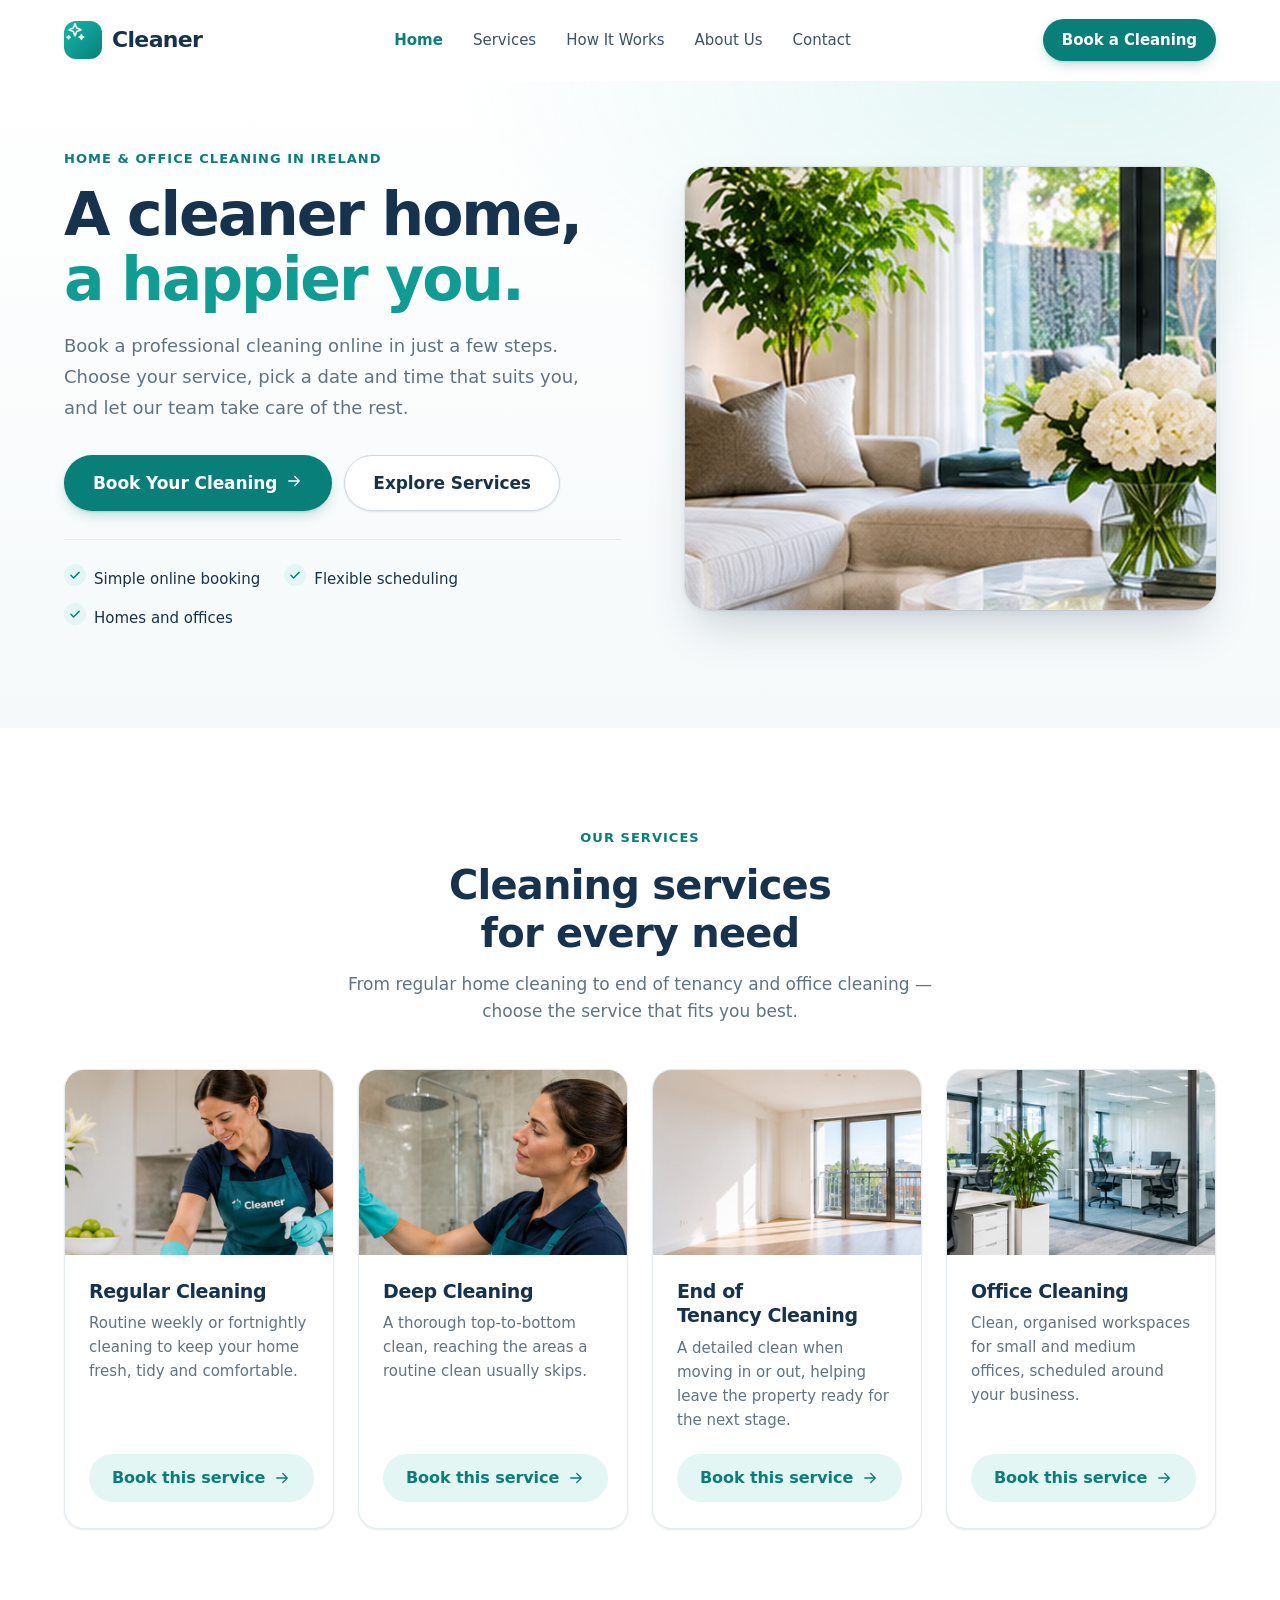
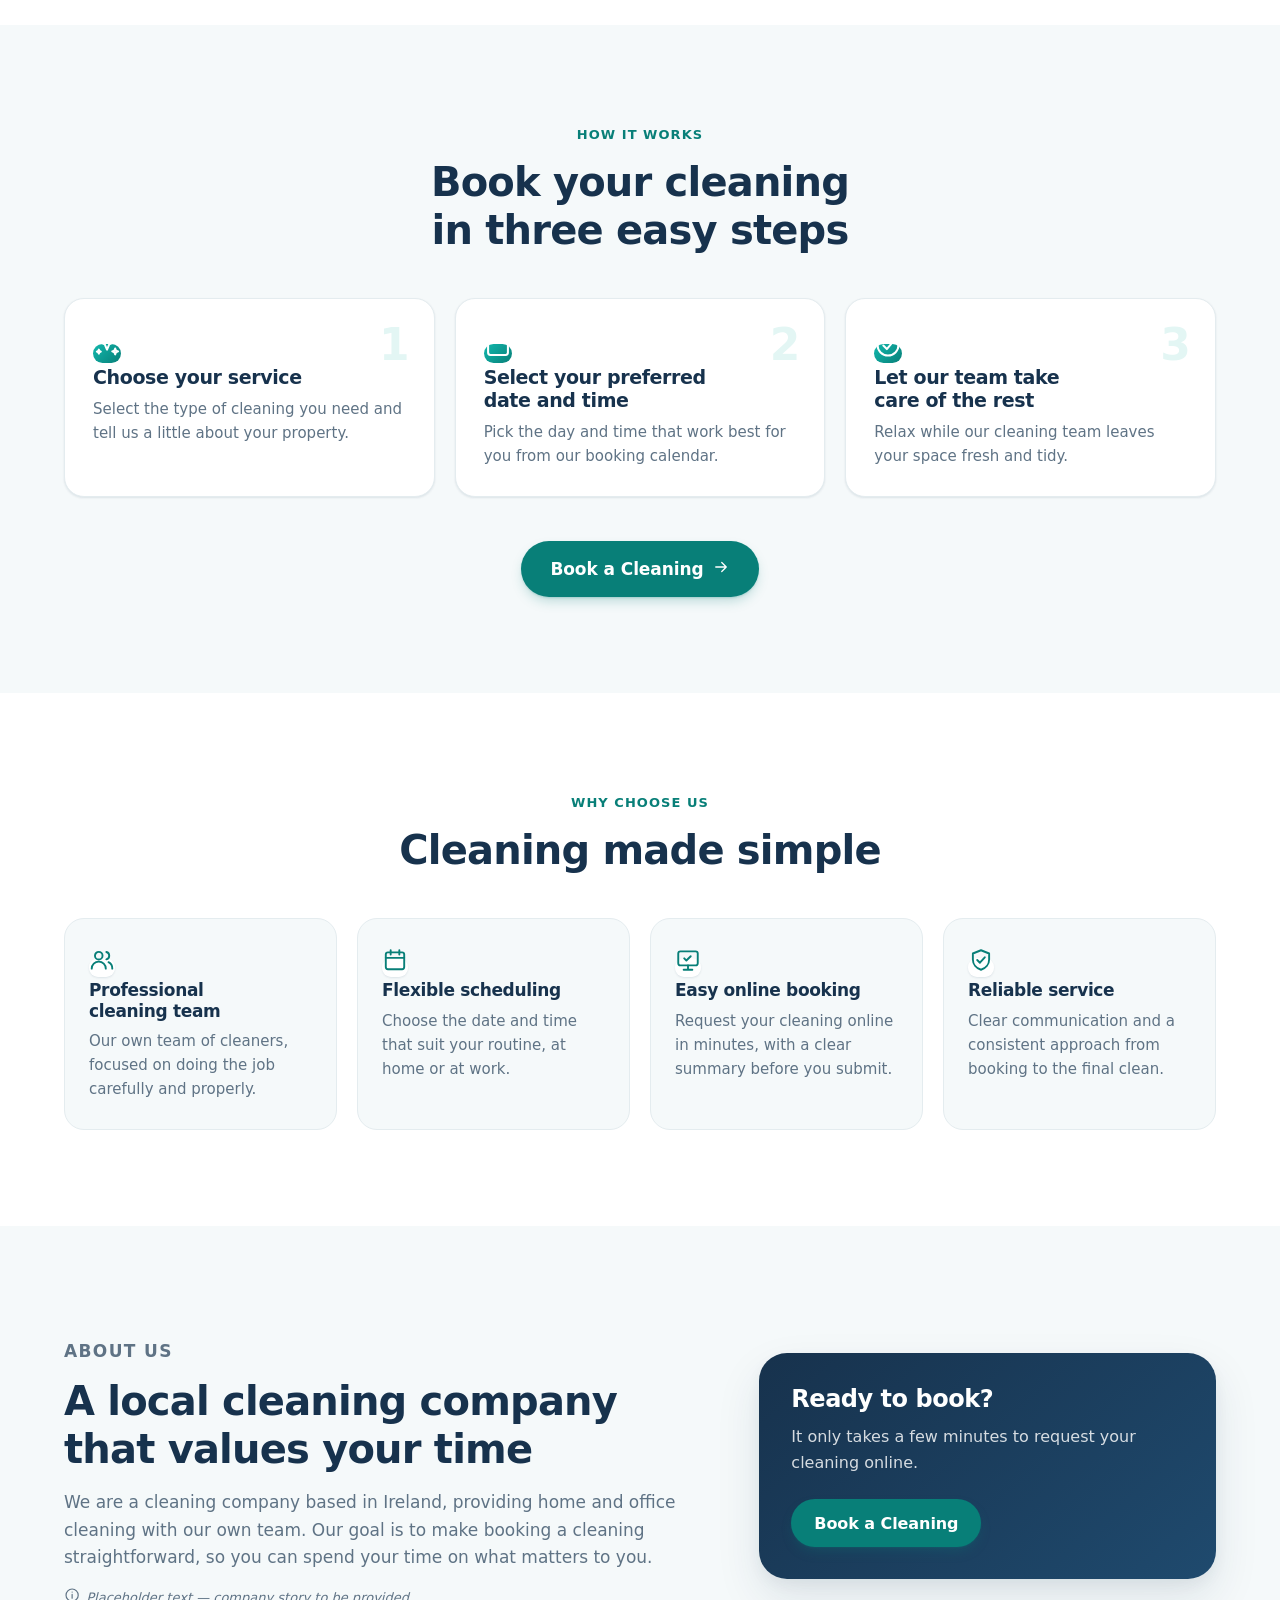
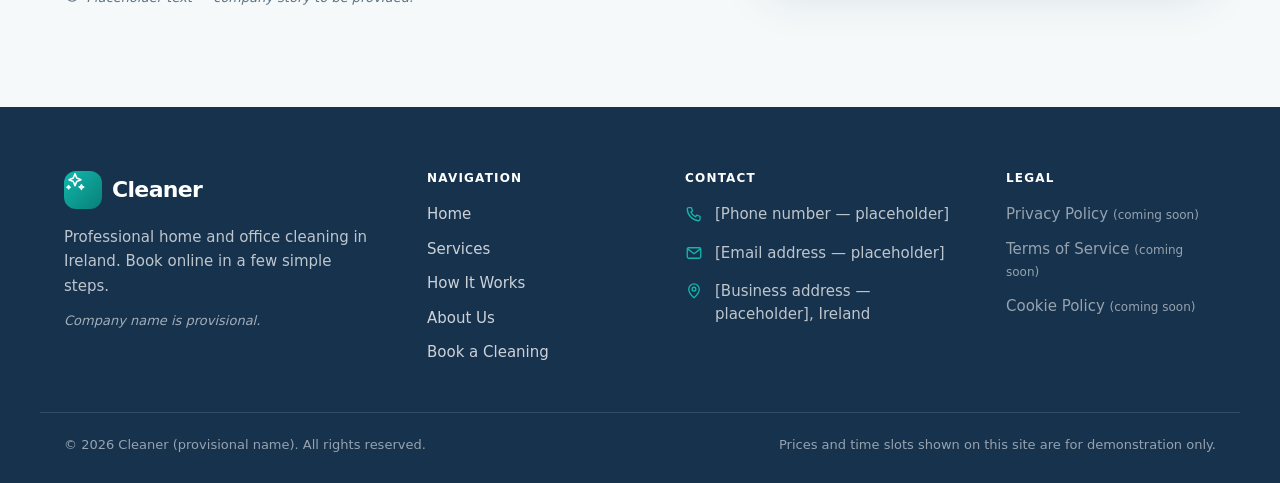
<file: index.html>
<!DOCTYPE html>
<html lang="en-IE">
<head>
  <meta charset="UTF-8">
  <meta name="viewport" content="width=device-width, initial-scale=1">
  <title>Cleaner — Professional Home &amp; Office Cleaning in Ireland</title>
  <meta name="description" content="Book a professional home or office cleaning online in a few simple steps.">
  <meta name="theme-color" content="#12B8AD">
  <link rel="icon" href="data:image/svg+xml,%3Csvg xmlns='http://www.w3.org/2000/svg' viewBox='0 0 32 32'%3E%3Crect width='32' height='32' rx='9' fill='%2312B8AD'/%3E%3Cpath d='M16 7l2.3 5.7L24 15l-5.7 2.3L16 23l-2.3-5.7L8 15l5.7-2.3z' fill='white'/%3E%3C/svg%3E">
  <script>document.documentElement.classList.add('js');</script>
  <link rel="stylesheet" href="css/style.css">
</head>
<body>
  <a class="skip-link" href="#main">Skip to main content</a>

  <!-- ============ HEADER ============ -->
  <header class="site-header" id="site-header">
    <div class="container site-header__inner">
      <a class="logo" href="#home" aria-label="Cleaner — home">
        <span class="logo__mark" data-icon="sparkles"></span>
        <span class="logo__text">Cleaner</span>
      </a>

      <nav class="main-nav" id="main-nav" aria-label="Main">
        <ul class="main-nav__list">
          <li><a class="main-nav__link" href="#home">Home</a></li>
          <li><a class="main-nav__link" href="#services">Services</a></li>
          <li><a class="main-nav__link" href="#how-it-works">How It Works</a></li>
          <li><a class="main-nav__link" href="#about">About Us</a></li>
          <li><a class="main-nav__link" href="#contact">Contact</a></li>
        </ul>
        <a class="btn btn--primary main-nav__cta-mobile" href="#book">Book a Cleaning</a>
      </nav>

      <div class="site-header__actions">
        <a class="btn btn--primary btn--sm site-header__cta" href="#book">Book a Cleaning</a>
        <button class="menu-toggle" id="menu-toggle" type="button" aria-expanded="false" aria-controls="main-nav">
          <span class="menu-toggle__open" data-icon="menu"></span>
          <span class="menu-toggle__close" data-icon="close"></span>
          <span class="visually-hidden">Menu</span>
        </button>
      </div>
    </div>
  </header>

  <main id="main" tabindex="-1">
    <!-- ============ HOME VIEW ============ -->
    <div class="view" id="view-home" data-view="home">

      <!-- Hero -->
      <section class="hero" id="home" aria-labelledby="hero-title">
        <div class="container hero__inner">
          <div class="hero__content">
            <p class="eyebrow">Home &amp; office cleaning in Ireland</p>
            <h1 class="hero__title" id="hero-title">A cleaner home, <span class="text-accent">a happier you.</span></h1>
            <p class="hero__subtitle">
              Book a professional cleaning online in just a few steps. Choose your service, pick a date
              and time that suits you, and let our team take care of the rest.
            </p>
            <div class="hero__actions">
              <a class="btn btn--primary btn--lg" href="#book">
                Book Your Cleaning <span data-icon="arrowRight"></span>
              </a>
              <a class="btn btn--outline btn--lg" href="#services">Explore Services</a>
            </div>
            <ul class="hero__points">
              <li><span data-icon="check"></span> Simple online booking</li>
              <li><span data-icon="check"></span> Flexible scheduling</li>
              <li><span data-icon="check"></span> Homes and offices</li>
            </ul>
          </div>

          <div class="hero__visual">
            <div class="media media--hero">
              <img src="assets/images/hero.jpg" alt="Bright, modern and spotless living room with natural light" width="1200" height="1000" fetchpriority="high">
              <div class="media__placeholder" aria-hidden="true">
                <span class="media__icon" data-icon="house"></span>
                <span class="media__badge"><span data-icon="image"></span> Photo coming soon</span>
              </div>
            </div>
          </div>
        </div>
      </section>

      <!-- Services -->
      <section class="section" id="services" aria-labelledby="services-title">
        <div class="container">
          <div class="section__header">
            <p class="eyebrow">Our services</p>
            <h2 class="section__title" id="services-title">Cleaning services for every need</h2>
            <p class="section__lead">From regular home cleaning to end of tenancy and office cleaning — choose the service that fits you best.</p>
          </div>
          <div class="services-grid" id="services-grid">
            <!-- Rendered from CleanerApp.data.SERVICES by app.js -->
          </div>
        </div>
      </section>

      <!-- How it works -->
      <section class="section section--alt" id="how-it-works" aria-labelledby="how-title">
        <div class="container">
          <div class="section__header">
            <p class="eyebrow">How it works</p>
            <h2 class="section__title" id="how-title">Book your cleaning in three easy steps</h2>
          </div>
          <ol class="steps">
            <li class="step-card">
              <span class="step-card__number" aria-hidden="true">1</span>
              <span class="step-card__icon" data-icon="sparkles"></span>
              <h3 class="step-card__title">Choose your service</h3>
              <p>Select the type of cleaning you need and tell us a little about your property.</p>
            </li>
            <li class="step-card">
              <span class="step-card__number" aria-hidden="true">2</span>
              <span class="step-card__icon" data-icon="calendar"></span>
              <h3 class="step-card__title">Select your preferred date and time</h3>
              <p>Pick the day and time that work best for you from our booking calendar.</p>
            </li>
            <li class="step-card">
              <span class="step-card__number" aria-hidden="true">3</span>
              <span class="step-card__icon" data-icon="checkCircle"></span>
              <h3 class="step-card__title">Let our team take care of the rest</h3>
              <p>Relax while our cleaning team leaves your space fresh and tidy.</p>
            </li>
          </ol>
          <div class="section__cta">
            <a class="btn btn--primary btn--lg" href="#book">Book a Cleaning <span data-icon="arrowRight"></span></a>
          </div>
        </div>
      </section>

      <!-- Why choose us -->
      <section class="section" id="why-us" aria-labelledby="why-title">
        <div class="container">
          <div class="section__header">
            <p class="eyebrow">Why choose us</p>
            <h2 class="section__title" id="why-title">Cleaning made simple</h2>
          </div>
          <div class="features-grid">
            <article class="feature">
              <span class="feature__icon" data-icon="users"></span>
              <h3 class="feature__title">Professional cleaning team</h3>
              <p>Our own team of cleaners, focused on doing the job carefully and properly.</p>
            </article>
            <article class="feature">
              <span class="feature__icon" data-icon="calendar"></span>
              <h3 class="feature__title">Flexible scheduling</h3>
              <p>Choose the date and time that suit your routine, at home or at work.</p>
            </article>
            <article class="feature">
              <span class="feature__icon" data-icon="cursorClick"></span>
              <h3 class="feature__title">Easy online booking</h3>
              <p>Request your cleaning online in minutes, with a clear summary before you submit.</p>
            </article>
            <article class="feature">
              <span class="feature__icon" data-icon="shield"></span>
              <h3 class="feature__title">Reliable service</h3>
              <p>Clear communication and a consistent approach from booking to the final clean.</p>
            </article>
          </div>
        </div>
      </section>

      <!-- About -->
      <section class="section section--alt" id="about" aria-labelledby="about-title">
        <div class="container about">
          <div class="about__content">
            <p class="eyebrow">About us</p>
            <h2 class="section__title" id="about-title">A local cleaning company that values your time</h2>
            <p>
              We are a cleaning company based in Ireland, providing home and office cleaning with our own team.
              Our goal is to make booking a cleaning straightforward, so you can spend your time on what matters to you.
            </p>
            <p class="placeholder-note"><span data-icon="info"></span> Placeholder text — company story to be provided.</p>
          </div>
          <div class="about__card">
            <h3>Ready to book?</h3>
            <p>It only takes a few minutes to request your cleaning online.</p>
            <a class="btn btn--primary" href="#book">Book a Cleaning</a>
          </div>
        </div>
      </section>
    </div>

    <!-- ============ BOOKING VIEW ============ -->
    <div class="view" id="view-booking" data-view="booking" hidden>
      <section class="booking" aria-labelledby="booking-title">
        <div class="container">
          <div class="booking__header">
            <a class="link-back" href="#home"><span data-icon="arrowLeft"></span> Back to home</a>
            <h1 class="booking__title" id="booking-title">Book a cleaning</h1>
            <p class="booking__lead">Tell us what you need and choose a date and time. It only takes a few minutes.</p>
            <p class="demo-banner"><span data-icon="info"></span> Demo version — no real booking will be created and no data is sent.</p>
          </div>

          <div id="booking-flow">
            <nav class="progress" aria-label="Booking progress">
              <div class="progress__bar" aria-hidden="true"><span class="progress__fill" id="progress-fill"></span></div>
              <ol class="progress__list" id="booking-progress">
                <!-- Rendered by booking.js -->
              </ol>
            </nav>

            <div class="booking__layout">
              <div class="booking__main card">
                <div class="alert alert--error" id="booking-error" role="alert" tabindex="-1" hidden></div>
                <form id="booking-form" novalidate>
                  <div id="booking-step">
                    <!-- Current step rendered by booking.js -->
                  </div>
                  <div class="booking__nav">
                    <button type="button" class="btn btn--ghost" id="booking-back"><span data-icon="arrowLeft"></span> Back</button>
                    <button type="submit" class="btn btn--primary" id="booking-next">Continue <span data-icon="arrowRight"></span></button>
                  </div>
                </form>
              </div>

              <aside class="booking__aside" aria-label="Booking summary">
                <details class="summary-card" id="summary-card" open>
                  <summary class="summary-card__header">
                    <span class="summary-card__title">Booking summary</span>
                    <span class="summary-card__total" id="summary-total"></span>
                  </summary>
                  <div class="summary-card__body" id="booking-summary" aria-live="polite">
                    <!-- Rendered by booking.js -->
                  </div>
                </details>
              </aside>
            </div>
          </div>

          <div id="booking-confirmation" hidden>
            <!-- Rendered by booking.js after the simulated submission -->
          </div>
        </div>
      </section>
    </div>
  </main>

  <!-- ============ FOOTER ============ -->
  <footer class="site-footer" id="contact">
    <div class="container site-footer__grid">
      <div class="site-footer__brand">
        <a class="logo logo--light" href="#home">
          <span class="logo__mark" data-icon="sparkles"></span>
          <span class="logo__text">Cleaner</span>
        </a>
        <p>Professional home and office cleaning in Ireland. Book online in a few simple steps.</p>
        <p class="placeholder-note placeholder-note--light">Company name is provisional.</p>
      </div>

      <nav class="site-footer__col" aria-label="Footer">
        <h2 class="site-footer__heading">Navigation</h2>
        <ul>
          <li><a href="#home">Home</a></li>
          <li><a href="#services">Services</a></li>
          <li><a href="#how-it-works">How It Works</a></li>
          <li><a href="#about">About Us</a></li>
          <li><a href="#book">Book a Cleaning</a></li>
        </ul>
      </nav>

      <div class="site-footer__col">
        <h2 class="site-footer__heading">Contact</h2>
        <ul class="contact-list">
          <li><span data-icon="phone"></span> [Phone number — placeholder]</li>
          <li><span data-icon="mail"></span> [Email address — placeholder]</li>
          <li><span data-icon="mapPin"></span> [Business address — placeholder], Ireland</li>
        </ul>
      </div>

      <div class="site-footer__col">
        <h2 class="site-footer__heading">Legal</h2>
        <ul>
          <li><span class="link-disabled">Privacy Policy <small>(coming soon)</small></span></li>
          <li><span class="link-disabled">Terms of Service <small>(coming soon)</small></span></li>
          <li><span class="link-disabled">Cookie Policy <small>(coming soon)</small></span></li>
        </ul>
      </div>
    </div>
    <div class="container site-footer__bottom">
      <p>&copy; <span id="current-year">2026</span> Cleaner (provisional name). All rights reserved.</p>
      <p>Prices and time slots shown on this site are for demonstration only.</p>
    </div>
  </footer>

  <script src="js/data.js" defer></script>
  <script src="js/ui.js" defer></script>
  <script src="js/booking.js" defer></script>
  <script src="js/app.js" defer></script>
</body>
</html>
</file>
<file: css/style.css>
/* ==========================================================
   Cleaner App 2.0 — styles
   1. Tokens & reset
   2. Base & utilities
   3. Buttons, badges, alerts
   4. Header & navigation
   5. Home sections
   6. Media placeholders
   7. Footer
   8. Booking flow
   9. Responsive
   ========================================================== */

/* ---------- 1. Tokens & reset ---------- */
:root {
  --color-primary: #12B8AD;          /* brand turquoise: accents, icons, selection */
  --color-primary-strong: #087F78;   /* accessible teal for text & button backgrounds (AA on white) */
  --color-primary-hover: #066A64;
  --color-primary-large: #0E9C93;    /* accent for large headings (AA large text) */
  --color-primary-soft: #E3F6F4;
  --color-primary-softer: #F0FAF9;
  --color-heading: #17324D;
  --color-text: #3D5266;
  --color-muted: #5F7385;
  --color-bg: #FFFFFF;
  --color-bg-alt: #F5F9FA;
  --color-border: #E4ECEF;
  --color-border-strong: #CBD8DE;
  --color-error: #C0392B;
  --color-error-bg: #FDF1EF;
  --color-demo: #8A5A00;
  --color-demo-bg: #FFF7E6;
  --color-demo-border: #F5DFAE;

  --font-sans: "Inter", system-ui, -apple-system, "Segoe UI", Roboto, "Helvetica Neue", Arial, sans-serif;

  --radius-sm: 10px;
  --radius-md: 14px;
  --radius-lg: 20px;
  --radius-xl: 28px;
  --radius-pill: 999px;

  --shadow-sm: 0 1px 2px rgba(23, 50, 77, 0.06), 0 1px 3px rgba(23, 50, 77, 0.05);
  --shadow-md: 0 6px 18px rgba(23, 50, 77, 0.07), 0 2px 6px rgba(23, 50, 77, 0.04);
  --shadow-lg: 0 20px 45px rgba(23, 50, 77, 0.10), 0 6px 14px rgba(23, 50, 77, 0.05);
  --shadow-hover: 0 14px 32px rgba(23, 50, 77, 0.09), 0 3px 8px rgba(23, 50, 77, 0.05);
  --shadow-photo: 0 24px 48px -12px rgba(23, 50, 77, 0.22), 0 2px 6px rgba(23, 50, 77, 0.06);
  --focus-ring: 0 0 0 3px #FFFFFF, 0 0 0 5px var(--color-primary-strong);
  --halo: 0 0 0 4px rgba(18, 184, 173, 0.16);
  --ease-out: cubic-bezier(0.2, 0.7, 0.2, 1);

  --header-height: 72px;
  --container: 1200px;
  --gutter: 20px;
  --transition: 180ms ease;
}

*,
*::before,
*::after { box-sizing: border-box; }

html {
  scroll-behavior: smooth;
  -webkit-text-size-adjust: 100%;
}

body {
  margin: 0;
  font-family: var(--font-sans);
  font-size: 16px;
  line-height: 1.6;
  color: var(--color-text);
  background: var(--color-bg);
  -webkit-font-smoothing: antialiased;
}

body.menu-open { overflow: hidden; }

h1, h2, h3, h4 {
  margin: 0;
  color: var(--color-heading);
  line-height: 1.2;
  letter-spacing: -0.02em;
  text-wrap: balance;
}

p { margin: 0; }
ul, ol { margin: 0; padding: 0; list-style: none; }
img { display: block; max-width: 100%; height: auto; }
a { color: var(--color-primary-strong); }
button, input, textarea, select { font: inherit; color: inherit; }
button { cursor: pointer; }
fieldset { margin: 0; padding: 0; border: 0; min-width: 0; }
abbr[title] { text-decoration: none; }
[hidden] { display: none !important; }

:focus-visible {
  outline: none;
  box-shadow: var(--focus-ring);
  border-radius: 6px;
}

[id] { scroll-margin-top: calc(var(--header-height) + 16px); }

/* ---------- 2. Base & utilities ---------- */
.container {
  width: 100%;
  max-width: var(--container);
  margin: 0 auto;
  padding: 0 var(--gutter);
}

.visually-hidden {
  position: absolute !important;
  width: 1px;
  height: 1px;
  padding: 0;
  margin: -1px;
  overflow: hidden;
  clip: rect(0, 0, 0, 0);
  white-space: nowrap;
  border: 0;
}

.skip-link {
  position: absolute;
  top: -100px;
  left: 16px;
  z-index: 200;
  padding: 12px 18px;
  background: var(--color-heading);
  color: #FFFFFF;
  border-radius: var(--radius-sm);
  font-weight: 600;
  text-decoration: none;
}
.skip-link:focus { top: 12px; }

main:focus { outline: none; }

.icon {
  width: 1.25em;
  height: 1.25em;
  flex-shrink: 0;
}

[data-icon], .media__icon, .choice-card__icon, .summary-row__icon { display: inline-flex; }

.eyebrow {
  display: inline-block;
  margin-bottom: 12px;
  font-size: 0.8125rem;
  font-weight: 700;
  letter-spacing: 0.08em;
  text-transform: uppercase;
  color: var(--color-primary-strong);
}

.text-accent { color: var(--color-primary-large); }

.card {
  background: var(--color-bg);
  border: 1px solid var(--color-border);
  border-radius: var(--radius-lg);
  box-shadow: var(--shadow-md);
}

.placeholder-note {
  display: inline-flex;
  align-items: center;
  gap: 6px;
  margin-top: 16px;
  font-size: 0.8125rem;
  color: var(--color-muted);
  font-style: italic;
}
.placeholder-note--light { color: rgba(255, 255, 255, 0.6); margin-top: 12px; }

/* ---------- 3. Buttons, badges, alerts ---------- */
.btn {
  display: inline-flex;
  align-items: center;
  justify-content: center;
  gap: 8px;
  min-height: 48px;
  padding: 12px 22px;
  border: 1.5px solid transparent;
  border-radius: var(--radius-pill);
  font-size: 1rem;
  font-weight: 600;
  line-height: 1.2;
  text-decoration: none;
  letter-spacing: -0.005em;
  white-space: nowrap;
  transition: background-color 160ms ease, color 160ms ease, border-color 160ms ease, box-shadow 200ms ease, transform 200ms var(--ease-out);
}
.btn:focus-visible { border-radius: var(--radius-pill); }
.btn .icon { width: 18px; height: 18px; transition: transform 200ms var(--ease-out); }
.btn:hover .icon:last-child { transform: translateX(2px); }
.btn:hover { transform: translateY(-1px); }
.btn:active { transform: translateY(0); }

.btn--primary {
  background: var(--color-primary-strong);
  color: #FFFFFF;
  box-shadow: 0 1px 2px rgba(8, 127, 120, 0.18), 0 6px 14px -4px rgba(8, 127, 120, 0.32);
}
.btn--primary:hover {
  background: var(--color-primary-hover);
  box-shadow: 0 2px 4px rgba(8, 127, 120, 0.18), 0 10px 20px -6px rgba(8, 127, 120, 0.4);
}
.btn--primary:focus-visible { box-shadow: var(--focus-ring); }

.btn--outline {
  background: #FFFFFF;
  color: var(--color-heading);
  border-color: var(--color-border-strong);
  box-shadow: var(--shadow-sm);
}
.btn--outline:hover { border-color: var(--color-primary); color: var(--color-primary-strong); }
.btn--outline:focus-visible { box-shadow: var(--focus-ring); }

.btn--ghost {
  background: transparent;
  color: var(--color-heading);
  border-color: var(--color-border-strong);
}
.btn--ghost:hover { background: var(--color-bg-alt); border-color: #AFC1C9; }

.btn--soft {
  background: var(--color-primary-soft);
  color: var(--color-primary-strong);
}
.btn--soft:hover { background: var(--color-primary-strong); color: #FFFFFF; }

.btn--sm { min-height: 42px; padding: 9px 18px; font-size: 0.9375rem; }
.btn--lg { min-height: 56px; padding: 15px 28px; font-size: 1.0625rem; }

.link-back {
  display: inline-flex;
  align-items: center;
  gap: 6px;
  font-weight: 600;
  font-size: 0.9375rem;
  text-decoration: none;
  color: var(--color-muted);
}
.link-back:hover { color: var(--color-primary-strong); }
.link-back .icon { width: 16px; height: 16px; }

.link-btn {
  display: inline-flex;
  align-items: center;
  gap: 6px;
  min-height: 34px;
  padding: 6px 12px;
  border: 1px solid var(--color-border);
  border-radius: var(--radius-pill);
  background: #FFFFFF;
  color: var(--color-primary-strong);
  font-weight: 600;
  font-size: 0.8125rem;
  transition: background-color 160ms ease, border-color 160ms ease;
}
.link-btn:hover { background: var(--color-primary-softer); border-color: rgba(18, 184, 173, 0.45); }
.link-btn:focus-visible { border-radius: var(--radius-pill); }
.link-btn .icon { width: 14px; height: 14px; }

.link-disabled { color: rgba(255, 255, 255, 0.55); }
.link-disabled small { font-size: 0.75rem; }

.badge {
  display: inline-flex;
  align-items: center;
  gap: 6px;
  padding: 4px 10px;
  border-radius: var(--radius-pill);
  font-size: 0.75rem;
  font-weight: 600;
  line-height: 1.4;
}
.badge--demo {
  background: var(--color-demo-bg);
  color: var(--color-demo);
  border: 1px solid var(--color-demo-border);
}

.notice {
  display: flex;
  align-items: flex-start;
  gap: 10px;
  margin-top: 24px;
  padding: 14px 16px;
  border-radius: var(--radius-md);
  background: var(--color-bg-alt);
  color: var(--color-muted);
  font-size: 0.875rem;
}
.notice .icon { width: 18px; height: 18px; margin-top: 2px; color: var(--color-primary-strong); }
.notice--demo { background: var(--color-demo-bg); color: var(--color-demo); }
.notice--demo .icon { color: var(--color-demo); }

.alert {
  display: flex;
  gap: 12px;
  padding: 16px 18px;
  margin-bottom: 24px;
  border-radius: var(--radius-md);
  font-size: 0.9375rem;
}
.alert:focus { outline: none; box-shadow: var(--focus-ring); }
.alert__icon .icon { width: 22px; height: 22px; }
.alert__title { font-weight: 700; margin-bottom: 4px; }
.alert__list { list-style: disc; padding-left: 18px; }
.alert--error { background: var(--color-error-bg); color: var(--color-error); border: 1px solid #F3C9C3; }
.alert--demo { background: var(--color-demo-bg); color: var(--color-demo); border: 1px solid var(--color-demo-border); text-align: left; }

/* ---------- 4. Header & navigation ---------- */
.site-header {
  position: sticky;
  top: 0;
  z-index: 100;
  background: rgba(255, 255, 255, 0.92);
  backdrop-filter: saturate(160%) blur(12px);
  -webkit-backdrop-filter: saturate(160%) blur(12px);
  border-bottom: 1px solid transparent;
  transition: border-color var(--transition), box-shadow var(--transition);
}
.site-header.is-scrolled { border-bottom-color: var(--color-border); box-shadow: var(--shadow-sm); }

.site-header__inner {
  display: flex;
  align-items: center;
  justify-content: space-between;
  gap: 24px;
  height: var(--header-height);
}

.logo {
  display: inline-flex;
  align-items: center;
  gap: 10px;
  text-decoration: none;
  color: var(--color-heading);
}
.logo__mark {
  width: 38px;
  height: 38px;
  align-items: center;
  justify-content: center;
  border-radius: 12px;
  background: linear-gradient(135deg, var(--color-primary), var(--color-primary-strong));
  color: #FFFFFF;
}
.logo__mark .icon { width: 22px; height: 22px; }
.logo__text { font-size: 1.375rem; font-weight: 800; letter-spacing: -0.03em; }
.logo--light { color: #FFFFFF; }

.main-nav__link {
  display: block;
  padding: 10px 14px;
  border-radius: var(--radius-sm);
  font-weight: 500;
  font-size: 0.9375rem;
  color: var(--color-text);
  text-decoration: none;
  transition: color var(--transition), background-color var(--transition);
}
.main-nav__link:hover { color: var(--color-primary-strong); background: var(--color-primary-softer); }
.main-nav__link[aria-current] { color: var(--color-primary-strong); font-weight: 600; }

.site-header__actions { display: flex; align-items: center; gap: 12px; }

.menu-toggle {
  display: inline-flex;
  align-items: center;
  justify-content: center;
  width: 46px;
  height: 46px;
  border: 1px solid var(--color-border);
  border-radius: 12px;
  background: #FFFFFF;
  color: var(--color-heading);
}
.menu-toggle .icon { width: 22px; height: 22px; }
.menu-toggle__close { display: none !important; }
.menu-toggle[aria-expanded="true"] .menu-toggle__open { display: none !important; }
.menu-toggle[aria-expanded="true"] .menu-toggle__close { display: inline-flex !important; }

/* Mobile panel (default) */
/* Absolute (not fixed): the header's backdrop-filter would become the containing block for fixed children. */
.main-nav {
  position: absolute;
  top: 100%;
  left: 0;
  right: 0;
  height: calc(100vh - var(--header-height));
  height: calc(100dvh - var(--header-height));
  display: flex;
  flex-direction: column;
  gap: 20px;
  padding: 20px var(--gutter) 32px;
  background: #FFFFFF;
  border-top: 1px solid var(--color-border);
  overflow-y: auto;
  visibility: hidden;
  opacity: 0;
  transform: translateY(-8px);
  transition: opacity var(--transition), transform var(--transition), visibility var(--transition);
}
.main-nav.is-open { visibility: visible; opacity: 1; transform: none; }
.main-nav__list { display: flex; flex-direction: column; gap: 4px; }
.main-nav .main-nav__link { padding: 14px 12px; font-size: 1.0625rem; }
.main-nav__cta-mobile { width: 100%; }
.site-header__cta { display: none; }

/* ---------- 5. Home sections ---------- */
.section { padding: 72px 0; }
.section--alt { background: var(--color-bg-alt); }
.section__header { max-width: 640px; margin: 0 auto 44px; text-align: center; }
.section__title { font-size: clamp(1.75rem, 1.3rem + 1.6vw, 2.5rem); }
.section__lead { margin-top: 14px; font-size: 1.0625rem; color: var(--color-muted); }
.section__cta { margin-top: 44px; text-align: center; }

/* Hero */
.hero {
  position: relative;
  padding: 40px 0 64px;
  background:
    radial-gradient(900px 420px at 85% 0%, rgba(18, 184, 173, 0.12), transparent 70%),
    linear-gradient(180deg, #FFFFFF 0%, var(--color-bg-alt) 100%);
  overflow: hidden;
}
.hero__inner { display: grid; gap: 40px; align-items: center; }
.hero__content { max-width: 600px; }
.hero__title { font-size: clamp(2.25rem, 1.5rem + 3.4vw, 3.75rem); line-height: 1.08; letter-spacing: -0.035em; }
.hero__subtitle { margin-top: 20px; max-width: 520px; font-size: 1.125rem; line-height: 1.7; color: var(--color-muted); }
.hero__actions { display: flex; flex-wrap: wrap; gap: 12px; margin-top: 32px; }
.hero__points {
  display: flex;
  flex-wrap: wrap;
  gap: 10px 24px;
  margin-top: 28px;
  padding-top: 24px;
  border-top: 1px solid var(--color-border);
  font-size: 0.9375rem;
  font-weight: 500;
  color: var(--color-heading);
}
.hero__points li { display: inline-flex; align-items: center; gap: 8px; }
.hero__points .icon {
  width: 22px;
  height: 22px;
  padding: 4px;
  border-radius: 50%;
  background: var(--color-primary-soft);
  color: var(--color-primary-strong);
  stroke-width: 2.5;
}

.hero__visual { position: relative; }

/* Services */
.services-grid { display: grid; gap: 24px; }
.service-card {
  display: flex;
  flex-direction: column;
  background: #FFFFFF;
  border: 1px solid var(--color-border);
  border-radius: var(--radius-lg);
  overflow: hidden;
  box-shadow: var(--shadow-sm);
  transition: box-shadow 240ms ease, transform 240ms var(--ease-out), border-color 240ms ease;
}
.service-card:hover,
.service-card:focus-within { box-shadow: var(--shadow-hover); transform: translateY(-2px); border-color: #D6E2E6; }
.service-card .media { border-radius: 0; aspect-ratio: 16 / 11; }
.service-card .media img { transition: opacity 300ms ease, transform 500ms var(--ease-out); }
.service-card:hover .media img,
.service-card:focus-within .media img { transform: scale(1.04); }
.service-card__body { display: flex; flex-direction: column; flex: 1; padding: 24px 24px 26px; }
.service-card__title { font-size: 1.1875rem; line-height: 1.3; }
.service-card__text { margin-top: 8px; color: var(--color-muted); font-size: 0.9375rem; line-height: 1.6; flex: 1; }
.service-card__cta { margin-top: 22px; align-self: flex-start; }

/* How it works */
.steps { display: grid; gap: 20px; counter-reset: none; }
.step-card {
  position: relative;
  padding: 32px 28px 28px;
  background: #FFFFFF;
  border: 1px solid var(--color-border);
  border-radius: var(--radius-lg);
  box-shadow: var(--shadow-sm);
}
.step-card__number {
  position: absolute;
  top: 24px;
  right: 24px;
  font-size: 2.75rem;
  font-weight: 800;
  line-height: 1;
  color: var(--color-primary-soft);
}
.step-card__icon {
  width: 56px;
  height: 56px;
  align-items: center;
  justify-content: center;
  margin-bottom: 20px;
  border-radius: 16px;
  background: linear-gradient(135deg, var(--color-primary), var(--color-primary-strong));
  color: #FFFFFF;
}
.step-card__icon .icon { width: 28px; height: 28px; }
.step-card__title { font-size: 1.1875rem; margin-bottom: 8px; padding-right: 40px; }
.step-card p { color: var(--color-muted); font-size: 0.9375rem; }

/* Why choose us */
.features-grid { display: grid; gap: 20px; }
.feature {
  padding: 28px 24px;
  border-radius: var(--radius-lg);
  background: var(--color-bg-alt);
  border: 1px solid var(--color-border);
}
.feature__icon {
  width: 52px;
  height: 52px;
  align-items: center;
  justify-content: center;
  margin-bottom: 18px;
  border-radius: 14px;
  background: #FFFFFF;
  color: var(--color-primary-strong);
  box-shadow: var(--shadow-sm);
}
.feature__icon .icon { width: 26px; height: 26px; }
.feature__title { font-size: 1.0625rem; margin-bottom: 8px; }
.feature p { font-size: 0.9375rem; color: var(--color-muted); }

/* About */
.about { display: grid; gap: 32px; align-items: center; }
.about__content p { margin-top: 16px; font-size: 1.0625rem; color: var(--color-muted); max-width: 620px; }
.about__content .placeholder-note { font-size: 0.8125rem; }
.about__card {
  padding: 32px;
  border-radius: var(--radius-xl);
  background: linear-gradient(140deg, var(--color-heading) 0%, #1F4A6E 100%);
  color: rgba(255, 255, 255, 0.82);
  box-shadow: var(--shadow-lg);
}
.about__card h3 { color: #FFFFFF; font-size: 1.5rem; }
.about__card p { margin: 10px 0 24px; }

/* ---------- 6. Media placeholders ---------- */
.media {
  position: relative;
  overflow: hidden;
  border-radius: var(--radius-xl);
  background: linear-gradient(135deg, #E1F5F3 0%, #F1F8FA 55%, #E6EFF5 100%);
}
.media::before {
  content: "";
  position: absolute;
  inset: 0;
  background-image: radial-gradient(rgba(18, 184, 173, 0.16) 1.2px, transparent 1.4px);
  background-size: 18px 18px;
  mask-image: linear-gradient(180deg, rgba(0, 0, 0, 0.9), rgba(0, 0, 0, 0.25));
  -webkit-mask-image: linear-gradient(180deg, rgba(0, 0, 0, 0.9), rgba(0, 0, 0, 0.25));
}
.media img {
  position: absolute;
  inset: 0;
  z-index: 2;
  width: 100%;
  height: 100%;
  object-fit: cover;
  object-position: center;
  transition: opacity 300ms ease;
}
.js .media img { opacity: 0; }
.js .media.is-loaded img { opacity: 1; }
.media.is-loaded .media__placeholder { visibility: hidden; }
.media.is-missing img { display: none; }

.media__placeholder {
  position: absolute;
  inset: 0;
  z-index: 1;
  display: flex;
  align-items: center;
  justify-content: center;
}
.media__icon {
  position: relative;
  width: 96px;
  height: 96px;
  align-items: center;
  justify-content: center;
  border-radius: 50%;
  background: #FFFFFF;
  color: var(--color-primary-strong);
  box-shadow: 0 12px 30px rgba(18, 184, 173, 0.18), 0 0 0 10px rgba(255, 255, 255, 0.45);
}
.media__icon .icon { width: 44px; height: 44px; stroke-width: 1.5; }
.media__badge {
  position: absolute;
  left: 14px;
  bottom: 14px;
  display: inline-flex;
  align-items: center;
  gap: 6px;
  padding: 5px 10px;
  border-radius: var(--radius-pill);
  background: rgba(255, 255, 255, 0.85);
  backdrop-filter: blur(6px);
  -webkit-backdrop-filter: blur(6px);
  color: var(--color-muted);
  font-size: 0.75rem;
  font-weight: 500;
  box-shadow: var(--shadow-sm);
}
.media__badge .icon { width: 14px; height: 14px; }

/* Hero photo: native 4:3 on tablet/mobile, 6:5 beside the text on desktop (see responsive). */
.media--hero {
  aspect-ratio: 4 / 3;
  border-radius: 24px;
  box-shadow: var(--shadow-photo), 0 0 0 1px rgba(23, 50, 77, 0.06);
}
.media--hero .media__badge { left: auto; right: 16px; bottom: 16px; }

/* ---------- 7. Footer ---------- */
.site-footer {
  padding: 64px 0 0;
  background: var(--color-heading);
  color: rgba(255, 255, 255, 0.72);
  font-size: 0.9375rem;
}
.site-footer__grid { display: grid; gap: 32px; align-items: start; padding-bottom: 48px; }
.site-footer__brand p:first-of-type { margin-top: 16px; max-width: 320px; line-height: 1.65; }
.site-footer__heading {
  margin-bottom: 18px;
  font-size: 0.75rem;
  font-weight: 700;
  letter-spacing: 0.1em;
  text-transform: uppercase;
  color: #FFFFFF;
}
.site-footer__col ul { display: flex; flex-direction: column; gap: 12px; }
.site-footer__col li { line-height: 1.5; }
.site-footer a {
  color: rgba(255, 255, 255, 0.78);
  text-decoration: underline;
  text-decoration-color: transparent;
  text-underline-offset: 4px;
  transition: color 160ms ease, text-decoration-color 160ms ease;
}
.site-footer a:hover { color: #FFFFFF; text-decoration-color: rgba(255, 255, 255, 0.5); }
.site-footer .logo { color: #FFFFFF; text-decoration: none; }
.site-footer :focus-visible { box-shadow: 0 0 0 3px var(--color-heading), 0 0 0 5px var(--color-primary); border-radius: 4px; }
.contact-list li { display: flex; align-items: flex-start; gap: 12px; }
.contact-list .icon { width: 18px; height: 18px; margin-top: 2px; color: var(--color-primary); }
.site-footer__bottom {
  display: flex;
  flex-direction: column;
  gap: 6px;
  padding-top: 22px;
  padding-bottom: 28px;
  border-top: 1px solid rgba(255, 255, 255, 0.12);
  font-size: 0.8125rem;
  color: rgba(255, 255, 255, 0.55);
}

/* ---------- 8. Booking flow ---------- */
.booking {
  padding: 32px 0 80px;
  background: linear-gradient(180deg, var(--color-bg-alt) 0%, #FFFFFF 420px);
  min-height: calc(100vh - var(--header-height));
}
.booking__header { margin-bottom: 32px; }
.booking__title { margin-top: 16px; font-size: clamp(1.75rem, 1.4rem + 1.4vw, 2.375rem); letter-spacing: -0.03em; }
.booking__lead { margin-top: 8px; color: var(--color-muted); font-size: 1.0625rem; }
.demo-banner {
  display: inline-flex;
  align-items: center;
  gap: 8px;
  margin-top: 14px;
  padding: 6px 12px;
  border-radius: var(--radius-pill);
  background: var(--color-demo-bg);
  border: 1px solid var(--color-demo-border);
  color: var(--color-demo);
  font-size: 0.8125rem;
  font-weight: 500;
}
.demo-banner .icon { width: 16px; height: 16px; }

/* Progress
   The bar runs behind the dots, from the centre of step 1 (10%) to the centre of step 5 (90%):
   5 equal columns with no gap, so the JS width (step-1)/4 lands exactly on the current dot. */
.progress {
  --dot: 36px;
  --step-pad: 4px;
  position: relative;
  margin-bottom: 32px;
}
.progress__bar {
  position: absolute;
  top: calc(var(--step-pad) + var(--dot) / 2 - 2px);
  left: 10%;
  right: 10%;
  height: 4px;
  border-radius: var(--radius-pill);
  background: var(--color-border);
  overflow: hidden;
}
.progress__fill {
  display: block;
  height: 100%;
  width: 0;
  border-radius: inherit;
  background: linear-gradient(90deg, var(--color-primary), var(--color-primary-strong));
  transition: width 320ms var(--ease-out);
}
.progress__list { position: relative; display: grid; grid-template-columns: repeat(5, 1fr); gap: 0; }
.progress__step {
  display: flex;
  flex-direction: column;
  align-items: center;
  gap: 8px;
  width: 100%;
  padding: var(--step-pad) 4px;
  border: 0;
  background: none;
  border-radius: var(--radius-sm);
  color: var(--color-muted);
  font-size: 0.8125rem;
  font-weight: 500;
  line-height: 1.3;
  text-align: center;
}
.progress__step:disabled { cursor: default; }
.progress__step:not(:disabled):hover .progress__dot { border-color: var(--color-primary); box-shadow: var(--halo); }
.progress__step:not(:disabled):hover .progress__label { color: var(--color-primary-strong); }
.progress__dot {
  display: inline-flex;
  align-items: center;
  justify-content: center;
  width: var(--dot);
  height: var(--dot);
  border-radius: 50%;
  border: 2px solid var(--color-border-strong);
  background: #FFFFFF;
  color: var(--color-muted);
  font-weight: 700;
  font-size: 0.875rem;
  font-variant-numeric: tabular-nums;
  transition: background-color 200ms ease, border-color 200ms ease, color 200ms ease, box-shadow 200ms ease;
}
.progress__dot .icon { width: 16px; height: 16px; stroke-width: 2.75; }
.progress__item.is-current .progress__step { color: var(--color-heading); font-weight: 700; }
.progress__item.is-current .progress__dot {
  border-color: var(--color-primary-strong);
  background: var(--color-primary-strong);
  color: #FFFFFF;
  box-shadow: 0 0 0 5px var(--color-primary-soft), 0 4px 10px rgba(8, 127, 120, 0.25);
}
.progress__item.is-complete .progress__step { color: var(--color-primary-strong); }
.progress__item.is-complete .progress__dot { border-color: var(--color-primary); background: var(--color-primary-soft); color: var(--color-primary-strong); }

/* Layout */
.booking__layout { display: grid; gap: 20px; align-items: start; }
.booking__main { padding: 24px 20px; border-radius: var(--radius-lg); box-shadow: var(--shadow-md); }
.booking__nav {
  display: flex;
  justify-content: space-between;
  gap: 12px;
  margin-top: 36px;
  padding-top: 24px;
  border-top: 1px solid var(--color-border);
}
.booking__nav #booking-next { margin-left: auto; }

/* Step header */
.step-header { margin-bottom: 28px; padding-bottom: 24px; border-bottom: 1px solid var(--color-border); }
.step-header__count { font-size: 0.75rem; font-weight: 700; color: var(--color-primary-strong); text-transform: uppercase; letter-spacing: 0.1em; }
.step-header__title { margin-top: 8px; font-size: clamp(1.375rem, 1.2rem + 0.8vw, 1.75rem); letter-spacing: -0.025em; }
.step-header__title:focus { outline: none; box-shadow: none; }
.step-header__desc { margin-top: 6px; color: var(--color-muted); line-height: 1.6; }

.fieldset + .fieldset { margin-top: 28px; padding-top: 28px; border-top: 1px solid var(--color-border); }
.fieldset__legend { margin-bottom: 14px; padding: 0; font-size: 1rem; font-weight: 700; color: var(--color-heading); letter-spacing: -0.01em; }
/* Floated legends sit in normal flow, so the divider above the fieldset is not drawn through them. */
legend.fieldset__legend { float: left; width: 100%; }
legend.fieldset__legend + * { clear: both; }
.fieldset__hint { margin: -8px 0 14px; font-size: 0.8125rem; color: var(--color-muted); }

/* Choice cards (radio / checkbox) */
.choice-grid { display: grid; gap: 12px; }
.choice-grid--2 { grid-template-columns: repeat(auto-fill, minmax(240px, 1fr)); }
.choice-grid--3 { grid-template-columns: repeat(auto-fill, minmax(140px, 1fr)); }

.choice-card {
  position: relative;
  display: flex;
  align-items: flex-start;
  gap: 14px;
  padding: 20px;
  border: 1.5px solid var(--color-border);
  border-radius: var(--radius-md);
  background: #FFFFFF;
  cursor: pointer;
  transition: border-color 150ms ease, box-shadow 150ms ease, background-color 150ms ease;
}
.choice-card:hover { border-color: rgba(18, 184, 173, 0.6); background: #FBFEFE; box-shadow: var(--shadow-sm); }
.choice-card:has(.choice-card__input:focus-visible) { box-shadow: var(--focus-ring); }
.choice-card.is-selected {
  border-color: var(--color-primary-strong);
  background: var(--color-primary-softer);
  box-shadow: 0 0 0 1px var(--color-primary-strong), 0 4px 12px -6px rgba(8, 127, 120, 0.25);
}
.choice-card.is-selected:has(.choice-card__input:focus-visible) { box-shadow: var(--focus-ring); }
.choice-card__input {
  position: absolute;
  opacity: 0;
  width: 1px;
  height: 1px;
  pointer-events: none;
}
.choice-card__icon {
  width: 46px;
  height: 46px;
  align-items: center;
  justify-content: center;
  flex-shrink: 0;
  border-radius: 12px;
  background: var(--color-primary-soft);
  color: var(--color-primary-strong);
  transition: background-color 150ms ease, color 150ms ease;
}
.choice-card__icon .icon { width: 24px; height: 24px; }
.choice-card.is-selected .choice-card__icon { background: var(--color-primary-strong); color: #FFFFFF; }
.choice-card__body { display: flex; flex-direction: column; gap: 4px; flex: 1; min-width: 0; padding-right: 24px; }
.choice-card__title { font-weight: 600; color: var(--color-heading); line-height: 1.3; }
.choice-card__text { font-size: 0.875rem; color: var(--color-muted); line-height: 1.5; }
.choice-card__price {
  align-self: center;
  padding: 3px 9px;
  border-radius: var(--radius-pill);
  background: var(--color-primary-softer);
  font-size: 0.8125rem;
  font-weight: 600;
  font-variant-numeric: tabular-nums;
  color: var(--color-primary-strong);
  white-space: nowrap;
}
.choice-card.is-selected .choice-card__price { background: #FFFFFF; }
.choice-card__check {
  position: absolute;
  top: 14px;
  right: 14px;
  display: inline-flex;
  align-items: center;
  justify-content: center;
  flex-shrink: 0;
  width: 22px;
  height: 22px;
  border-radius: 50%;
  border: 1.5px solid var(--color-border-strong);
  background: #FFFFFF;
  color: transparent;
  transition: background-color 150ms ease, border-color 150ms ease, color 150ms ease;
}
.choice-card:hover .choice-card__check { border-color: var(--color-primary); }
.choice-card__check .icon { width: 14px; height: 14px; stroke-width: 3; }
.choice-card__check--box { border-radius: 6px; }
.choice-card.is-selected .choice-card__check { border-color: var(--color-primary-strong); background: var(--color-primary-strong); color: #FFFFFF; }

.choice-card--compact { flex-direction: column; align-items: center; text-align: center; gap: 10px; padding: 22px 14px 18px; }
.choice-card--extra { align-items: center; padding: 16px 18px; }
.choice-card--extra .choice-card__check { position: static; order: -1; flex-shrink: 0; }
.choice-card--extra .choice-card__body { padding-right: 0; }
.choice-card--extra .choice-card__icon { width: 40px; height: 40px; }

/* Fields */
.field { display: flex; flex-direction: column; gap: 8px; }
.field__label { font-weight: 600; font-size: 0.9375rem; line-height: 1.35; color: var(--color-heading); }
.field__optional { font-weight: 400; font-size: 0.8125rem; color: var(--color-muted); }
.field__input {
  width: 100%;
  min-height: 52px;
  padding: 13px 15px;
  border: 1.5px solid var(--color-border-strong);
  border-radius: 12px;
  background: #FFFFFF;
  color: var(--color-heading);
  font-size: 1rem; /* 16px keeps iOS from zooming on focus */
  box-shadow: inset 0 1px 2px rgba(23, 50, 77, 0.04);
  transition: border-color 150ms ease, box-shadow 150ms ease, background-color 150ms ease;
}
.field__input::placeholder { color: #8FA0AE; }
.field__input:hover { border-color: #AFC1C9; }
.field__input:focus { outline: none; border-color: var(--color-primary-strong); box-shadow: var(--halo); border-radius: 12px; }
textarea.field__input { resize: vertical; min-height: 116px; line-height: 1.55; }
.field__input[aria-invalid="true"] { border-color: var(--color-error); background: #FFFBFA; }
.field__input[aria-invalid="true"]:focus { box-shadow: 0 0 0 4px rgba(192, 57, 43, 0.14); }
.field__meta { display: flex; justify-content: space-between; gap: 12px; }
.field__meta:empty { display: none; }
.field__hint { font-size: 0.8125rem; color: var(--color-muted); }
.field__counter { margin-left: auto; font-size: 0.75rem; color: var(--color-muted); }
.field__error {
  display: flex;
  align-items: flex-start;
  gap: 6px;
  font-size: 0.8125rem;
  font-weight: 500;
  line-height: 1.45;
  color: var(--color-error);
}
.field__error:empty { display: none; }
.field__error::before { content: "⚠"; flex-shrink: 0; }
fieldset[aria-invalid="true"] .choice-card { border-color: #E9B4AD; }

.property-fields { display: grid; gap: 20px; grid-template-columns: repeat(auto-fill, minmax(180px, 1fr)); }

.stepper {
  display: inline-flex;
  align-items: center;
  justify-content: space-between;
  gap: 8px;
  min-height: 52px;
  padding: 4px;
  border: 1.5px solid var(--color-border-strong);
  border-radius: var(--radius-pill);
  background: #FFFFFF;
  max-width: 180px;
}
.stepper__btn {
  display: inline-flex;
  align-items: center;
  justify-content: center;
  width: 40px;
  height: 40px;
  border: 0;
  border-radius: 50%;
  background: var(--color-primary-soft);
  color: var(--color-primary-strong);
  transition: background-color 150ms ease, color 150ms ease;
}
.stepper__btn:hover { background: var(--color-primary-strong); color: #FFFFFF; }
.stepper__value { font-variant-numeric: tabular-nums; }
.stepper__btn:focus-visible { border-radius: 50%; }
.stepper__btn[aria-disabled="true"] { background: var(--color-bg-alt); color: #A9B7C1; cursor: not-allowed; }
.stepper__btn .icon { width: 18px; height: 18px; stroke-width: 2.25; }
.stepper__value { min-width: 32px; text-align: center; font-size: 1.125rem; font-weight: 700; color: var(--color-heading); }

.input-suffix { position: relative; }
.input-suffix .field__input { padding-right: 52px; }
.input-suffix__unit {
  position: absolute;
  top: 50%;
  right: 16px;
  transform: translateY(-50%);
  color: var(--color-muted);
  font-weight: 500;
  pointer-events: none;
}

.inline-summary {
  display: flex;
  align-items: flex-start;
  gap: 10px;
  margin-top: 28px;
  padding: 14px 16px;
  border-radius: 12px;
  background: var(--color-primary-softer);
  border: 1px solid rgba(18, 184, 173, 0.28);
  font-size: 0.9375rem;
  line-height: 1.5;
  color: var(--color-heading);
}
.inline-summary__icon { display: inline-flex; color: var(--color-primary-strong); margin-top: 2px; }

/* Date & time */
.datetime { display: grid; gap: 32px; }
.datetime .fieldset + .fieldset { margin-top: 0; }
.calendar {
  padding: 18px;
  border: 1px solid var(--color-border);
  border-radius: var(--radius-lg);
  background: #FFFFFF;
  box-shadow: var(--shadow-sm);
}
.calendar__header { display: flex; align-items: center; justify-content: space-between; margin-bottom: 16px; }
.calendar__month { font-size: 1.0625rem; letter-spacing: -0.01em; }
.calendar__nav {
  display: inline-flex;
  align-items: center;
  justify-content: center;
  width: 42px;
  height: 42px;
  border: 1px solid var(--color-border);
  border-radius: 50%;
  background: #FFFFFF;
  color: var(--color-heading);
  transition: border-color 150ms ease, color 150ms ease, background-color 150ms ease;
}
.calendar__nav:hover { border-color: var(--color-primary); color: var(--color-primary-strong); background: var(--color-primary-softer); }
.calendar__nav:focus-visible { border-radius: 50%; }
.calendar__nav[aria-disabled="true"] { opacity: 0.35; cursor: not-allowed; }
.calendar__nav[aria-disabled="true"]:hover { border-color: var(--color-border); color: var(--color-heading); }
.calendar__weekdays,
.calendar__grid { display: grid; grid-template-columns: repeat(7, minmax(0, 1fr)); gap: 4px; }
.calendar__weekday { text-align: center; font-size: 0.6875rem; font-weight: 700; letter-spacing: 0.06em; color: var(--color-muted); text-transform: uppercase; padding-bottom: 8px; }
.calendar__day {
  position: relative;
  aspect-ratio: 1;
  min-height: 40px;
  border: 1px solid transparent;
  border-radius: 12px;
  background: transparent;
  color: var(--color-heading);
  font-weight: 500;
  font-size: 0.9375rem;
  font-variant-numeric: tabular-nums;
  transition: background-color 150ms ease, color 150ms ease, border-color 150ms ease;
}
.calendar__day:hover { background: var(--color-primary-softer); border-color: rgba(18, 184, 173, 0.45); color: var(--color-primary-strong); }
.calendar__day:focus-visible { border-radius: 12px; }
.calendar__day.is-today::after {
  content: "";
  position: absolute;
  bottom: 6px;
  left: 50%;
  width: 4px;
  height: 4px;
  margin-left: -2px;
  border-radius: 50%;
  background: var(--color-primary);
}
.calendar__day.is-disabled { color: #BAC6CE; font-weight: 400; cursor: not-allowed; }
.calendar__day.is-disabled:hover { background: transparent; border-color: transparent; color: #BAC6CE; }
.calendar__day.is-selected,
.calendar__day.is-selected:hover {
  background: var(--color-primary-strong);
  border-color: var(--color-primary-strong);
  color: #FFFFFF;
  font-weight: 700;
  box-shadow: 0 4px 12px -2px rgba(8, 127, 120, 0.4);
}

.slot-grid { display: grid; grid-template-columns: repeat(auto-fill, minmax(92px, 1fr)); gap: 10px; margin-top: 18px; }
.slot {
  position: relative;
  display: flex;
  align-items: center;
  justify-content: center;
  min-height: 50px;
  border: 1.5px solid var(--color-border);
  border-radius: 12px;
  background: #FFFFFF;
  font-weight: 600;
  font-variant-numeric: tabular-nums;
  color: var(--color-heading);
  cursor: pointer;
  transition: background-color 150ms ease, border-color 150ms ease, color 150ms ease, box-shadow 150ms ease;
}
.slot:hover { border-color: rgba(18, 184, 173, 0.6); background: var(--color-primary-softer); color: var(--color-primary-strong); }
.slot:has(.slot__input:focus-visible) { box-shadow: var(--focus-ring); }
.slot.is-selected,
.slot.is-selected:hover {
  border-color: var(--color-primary-strong);
  background: var(--color-primary-strong);
  color: #FFFFFF;
  box-shadow: 0 4px 12px -2px rgba(8, 127, 120, 0.4);
}
.slot__input { position: absolute; opacity: 0; width: 1px; height: 1px; pointer-events: none; }
.datetime__slots .notice { margin-top: 0; }

/* Customer form */
.form-grid { display: grid; gap: 20px; }

/* Review */
.review { display: flex; flex-direction: column; gap: 16px; }
.review-block {
  padding: 18px 20px 20px;
  border: 1px solid var(--color-border);
  border-radius: var(--radius-md);
  background: #FFFFFF;
}
.review-block__header {
  display: flex;
  align-items: center;
  justify-content: space-between;
  gap: 12px;
  margin-bottom: 14px;
  padding-bottom: 12px;
  border-bottom: 1px solid var(--color-border);
}
.review-block__title { font-size: 1rem; letter-spacing: -0.01em; }
.review-list { margin: 0; display: flex; flex-direction: column; gap: 10px; }
.review-row { display: grid; gap: 2px; }
.review-row dt { font-size: 0.8125rem; color: var(--color-muted); }
.review-row dd { margin: 0; color: var(--color-heading); font-weight: 500; overflow-wrap: anywhere; }
.review-row small { color: var(--color-muted); font-weight: 400; }

.price-box {
  padding: 20px;
  border-radius: var(--radius-md);
  background: var(--color-bg-alt);
  border: 1px solid var(--color-border);
}
.price-box__header { display: flex; align-items: center; justify-content: space-between; gap: 12px; margin-bottom: 14px; }
.price-lines { display: flex; flex-direction: column; gap: 10px; padding-bottom: 14px; border-bottom: 1px solid var(--color-border-strong); }
.price-line { display: flex; justify-content: space-between; align-items: baseline; gap: 16px; font-size: 0.9375rem; }
.price-line > span:last-child { flex-shrink: 0; text-align: right; font-variant-numeric: tabular-nums; color: var(--color-heading); font-weight: 500; }
.price-line--total { padding-top: 14px; font-size: 1.125rem; font-weight: 700; color: var(--color-heading); }
.price-line--total > span:last-child { font-size: 1.5rem; font-weight: 800; letter-spacing: -0.02em; color: var(--color-primary-strong); }
.price-box__duration { display: flex; align-items: center; gap: 8px; margin-top: 10px; font-size: 0.875rem; color: var(--color-text); }
.price-box__duration .icon { width: 16px; height: 16px; color: var(--color-primary-strong); }
.price-box__note { margin-top: 8px; font-size: 0.8125rem; color: var(--color-muted); }

/* Summary sidebar */
.summary-card {
  background: #FFFFFF;
  border: 1px solid var(--color-border);
  border-radius: var(--radius-lg);
  box-shadow: var(--shadow-md);
  overflow: hidden;
}
.summary-card__header {
  display: flex;
  align-items: center;
  justify-content: space-between;
  gap: 12px;
  padding: 16px 20px;
  cursor: pointer;
  list-style: none;
  background: var(--color-bg-alt);
  border-bottom: 1px solid transparent;
}
.summary-card[open] .summary-card__header { border-bottom-color: var(--color-border); }
.summary-card__header::-webkit-details-marker { display: none; }
.summary-card__header::after {
  content: "";
  width: 8px;
  height: 8px;
  border-right: 2px solid var(--color-muted);
  border-bottom: 2px solid var(--color-muted);
  transform: rotate(45deg);
  margin-left: 4px;
  transition: transform var(--transition);
}
.summary-card[open] .summary-card__header::after { transform: rotate(-135deg); }
.summary-card__header:focus-visible { border-radius: var(--radius-lg) var(--radius-lg) 0 0; }
.summary-card__title { font-weight: 700; color: var(--color-heading); letter-spacing: -0.01em; }
.summary-card__total { margin-left: auto; font-weight: 700; font-variant-numeric: tabular-nums; color: var(--color-primary-strong); }
.summary-card__body { padding: 4px 20px 20px; }

.summary-row { display: flex; align-items: flex-start; gap: 12px; padding: 13px 0; border-bottom: 1px solid var(--color-border); }
.summary-row:last-of-type { border-bottom: 0; }
.summary-row__icon {
  width: 34px;
  height: 34px;
  flex-shrink: 0;
  align-items: center;
  justify-content: center;
  border-radius: 10px;
  background: var(--color-primary-softer);
  color: var(--color-primary-strong);
}
.summary-row__icon .icon { width: 18px; height: 18px; }
.summary-row__body { display: flex; flex-direction: column; gap: 1px; min-width: 0; }
.summary-row__label { font-size: 0.6875rem; font-weight: 700; text-transform: uppercase; letter-spacing: 0.08em; color: var(--color-muted); }
.summary-row__value { font-size: 0.9375rem; font-weight: 500; line-height: 1.45; color: var(--color-heading); overflow-wrap: anywhere; }
.summary-row__value.is-muted { color: var(--color-muted); font-weight: 400; font-style: italic; }
.summary-empty { display: flex; gap: 10px; padding: 16px 0 0; color: var(--color-muted); font-size: 0.9375rem; line-height: 1.5; }
.summary-empty .icon { color: var(--color-primary); margin-top: 2px; }

.summary-estimate {
  margin: 4px -20px -20px;
  padding: 18px 20px 20px;
  border-top: 1px solid var(--color-border);
  background: linear-gradient(180deg, var(--color-primary-softer), #FFFFFF);
}
.summary-estimate__row { display: flex; align-items: baseline; justify-content: space-between; gap: 12px; color: var(--color-heading); font-weight: 600; }
.summary-estimate__total { font-size: 1.875rem; font-weight: 800; letter-spacing: -0.03em; font-variant-numeric: tabular-nums; color: var(--color-heading); }
.summary-estimate__duration { margin: 2px 0 12px; font-size: 0.875rem; color: var(--color-muted); }

/* Confirmation */
.confirmation { max-width: 620px; margin: 0 auto; padding: 44px 24px 36px; text-align: center; }
.confirmation__icon {
  display: inline-flex;
  align-items: center;
  justify-content: center;
  width: 80px;
  height: 80px;
  border-radius: 50%;
  background: var(--color-primary-soft);
  color: var(--color-primary-strong);
  box-shadow: 0 0 0 10px var(--color-primary-softer), 0 0 0 11px rgba(18, 184, 173, 0.15);
}
.confirmation__icon .icon { width: 40px; height: 40px; stroke-width: 2; }
.confirmation__title { margin-top: 28px; font-size: clamp(1.5rem, 1.3rem + 1vw, 2rem); letter-spacing: -0.03em; }
.confirmation__title:focus { outline: none; box-shadow: none; }
.confirmation__lead { margin: 10px auto 28px; max-width: 460px; color: var(--color-muted); line-height: 1.6; }
.confirmation__details { margin-top: 12px; padding: 18px 20px; border: 1px solid var(--color-border); border-radius: var(--radius-md); background: var(--color-bg-alt); text-align: left; }
.confirmation__details .review-row + .review-row { padding-top: 10px; border-top: 1px solid var(--color-border); }
.confirmation__actions { display: flex; flex-wrap: wrap; justify-content: center; gap: 12px; margin-top: 32px; }

/* ---------- 9. Responsive ---------- */
@media (max-width: 479px) {
  .progress__label { display: none; }
  .progress__item.is-current .progress__label { display: block; position: absolute; }
  .progress__list { position: relative; padding-bottom: 22px; }
  .progress__item.is-current .progress__step { position: static; }
  .progress__item.is-current .progress__label { left: 0; right: 0; bottom: 0; text-align: center; }
  .booking__nav .btn { flex: 1; padding-left: 14px; padding-right: 14px; }
  .hero__actions .btn { width: 100%; }
  .confirmation { padding: 36px 20px 28px; }
  .confirmation__actions .btn { width: 100%; }
}

@media (max-width: 639px) {
  .site-footer__grid { gap: 0; }
  .site-footer__brand { padding-bottom: 28px; }
  .site-footer__col { padding: 24px 0; border-top: 1px solid rgba(255, 255, 255, 0.1); }
}

@media (min-width: 480px) {
  .site-header__cta { display: inline-flex; }
}

@media (min-width: 640px) {
  :root { --gutter: 24px; }
  .services-grid { grid-template-columns: repeat(2, 1fr); }
  .features-grid { grid-template-columns: repeat(2, 1fr); }
  .form-grid { grid-template-columns: repeat(2, 1fr); }
  .field--full { grid-column: 1 / -1; }
  .booking__main { padding: 32px; }
  .review-row { grid-template-columns: 160px 1fr; gap: 16px; }
  .site-footer__grid { grid-template-columns: repeat(2, 1fr); }
  .site-footer__bottom { flex-direction: row; justify-content: space-between; }
}

@media (min-width: 768px) {
  .section { padding: 96px 0; }
  .steps { grid-template-columns: repeat(3, 1fr); }
  .datetime { grid-template-columns: minmax(0, 1.15fr) minmax(0, 1fr); align-items: start; }
  .about { grid-template-columns: 1.4fr 1fr; gap: 56px; }
}

@media (min-width: 1024px) {
  :root { --header-height: 80px; }
  .menu-toggle { display: none; }
  .main-nav {
    position: static;
    height: auto;
    flex-direction: row;
    padding: 0;
    background: none;
    border: 0;
    overflow: visible;
    visibility: visible;
    opacity: 1;
    transform: none;
  }
  .main-nav__list { flex-direction: row; gap: 2px; }
  .main-nav .main-nav__link { padding: 10px 14px; font-size: 0.9375rem; }
  .main-nav__cta-mobile { display: none; }
  body.menu-open { overflow: auto; }

  .hero { padding: 64px 0 96px; }
  .hero__inner { grid-template-columns: 1.05fr 1fr; gap: 64px; }
  .media--hero { aspect-ratio: 6 / 5; }

  .services-grid { grid-template-columns: repeat(4, 1fr); }
  .features-grid { grid-template-columns: repeat(4, 1fr); }
  .site-footer__grid { grid-template-columns: 1.5fr 1fr 1.3fr 1fr; gap: 48px; }

  .booking { padding-top: 40px; }
  .booking__layout { grid-template-columns: minmax(0, 1fr) 340px; gap: 28px; }
  .booking__main { padding: 36px 40px; }
  .summary-card__header { cursor: default; pointer-events: none; }
  .summary-card__header::after { display: none; }
}

/* Sticky summary only when the tallest summary (all extras) fits below the header. */
@media (min-width: 1024px) and (min-height: 760px) {
  .booking__aside { position: sticky; top: calc(var(--header-height) + 20px); }
}

@media (max-width: 1023px) {
  .booking__aside { order: -1; }
}

@media (min-width: 1024px) and (max-width: 1199px) {
  .datetime { grid-template-columns: 1fr; }
}

@media (prefers-reduced-motion: reduce) {
  html { scroll-behavior: auto; }
  *, *::before, *::after {
    transition-duration: 0.01ms !important;
    animation-duration: 0.01ms !important;
  }
  .btn:hover,
  .btn:hover .icon:last-child,
  .service-card:hover,
  .service-card:focus-within,
  .service-card:hover .media img,
  .service-card:focus-within .media img { transform: none; }
}
</file>
